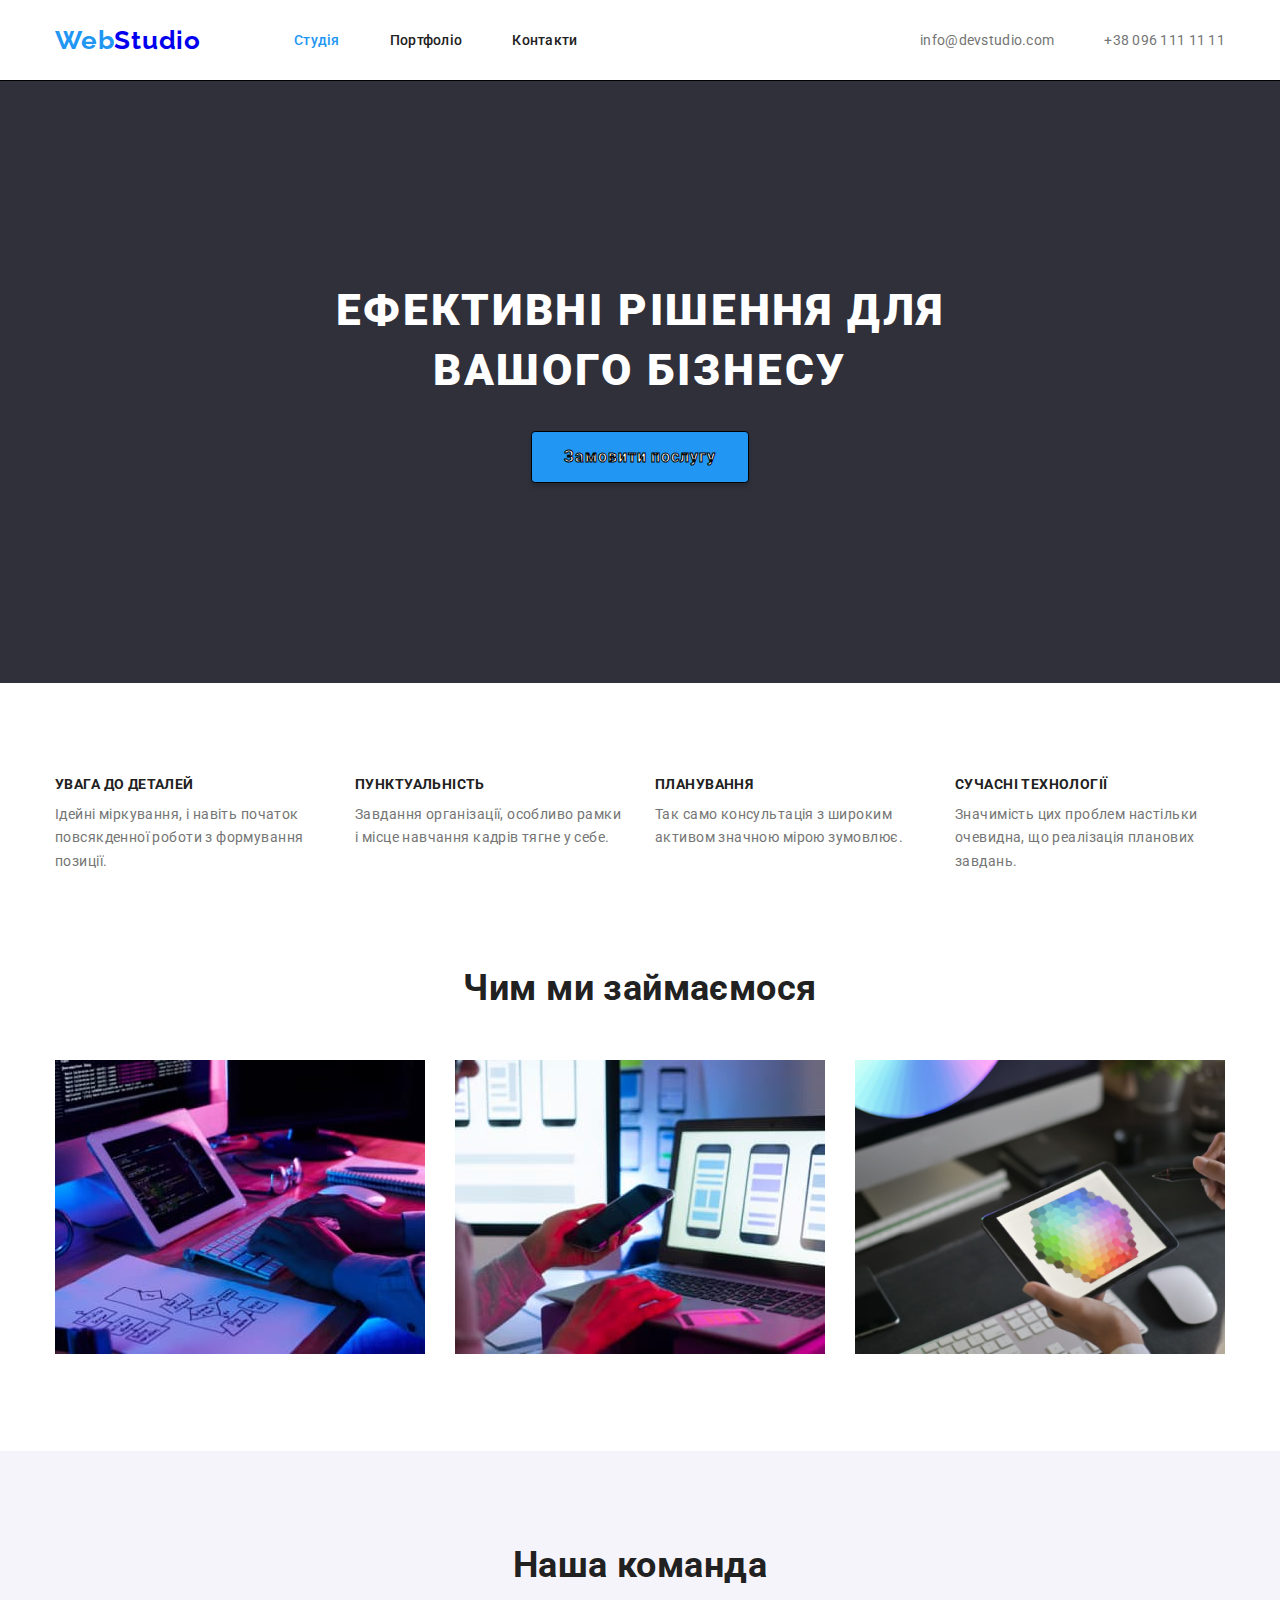
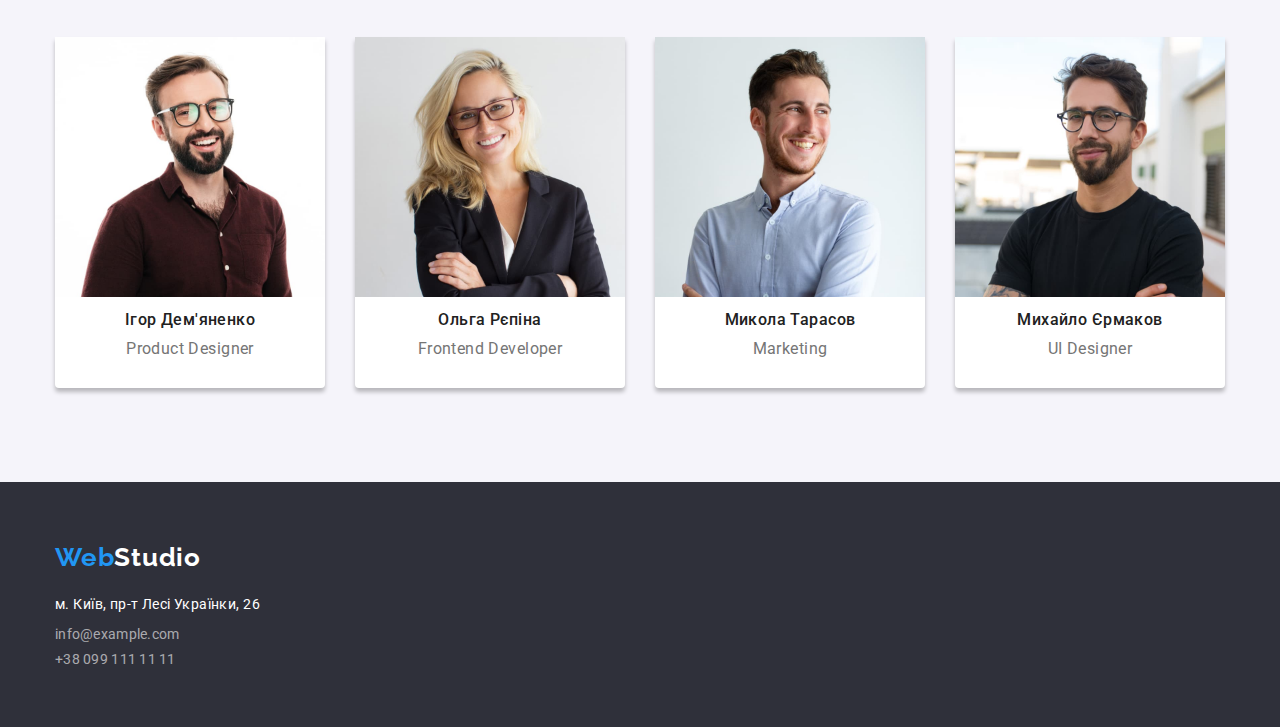
<file: index.html>
<!DOCTYPE html>
<html lang="uk">

<head>
  <meta charset="UTF-8">
  <meta http-equiv="X-UA-Compatible" content="IE=edge">
  <meta name="viewport" content="width=device-width, initial-scale=1.0">
  <title>WebStudio</title>

  <link rel="preconnect" href="https://fonts.googleapis.com">
  <link rel="preconnect" href="https://fonts.gstatic.com" crossorigin>
  <link href="https://fonts.googleapis.com/css2?family=Raleway:wght@700&family=Roboto:wght@400;500;700;900&display=swap"
    rel="stylesheet">
  <link rel="stylesheet" href="https://cdn.jsdelivr.net/npm/modern-normalize@1.1.0/modern-normalize.min.css">

  <link rel="stylesheet" href="./css/styles.css">

</head>

<body>
  <!--Хедер-->
  <header class="page-header">
    <!--Панель навигации в хедере-->
    <div class="container page-header-flex""> 
    <nav class="page-nav">
      <a href="./index.html" class="logo-header"> <span class="logo-accent">Web</span>Studio </a>

      <ul class="nav-menu">
        <li> <a class="nav-link current" href="./index.html">Студія</a> </li>
        <li> <a class="nav-link" href="./portfolio.html">Портфоліо</a> </li>
        <li> <a class="nav-link" href="">Контакти</a> </li>

      </ul>
    </nav>

    <ul class="contacts-menu">
      <li class="mail"><a class="contacts-link" href="mailto:info@devstudio.com">info@devstudio.com</a></li>
      <li><a class="contacts-link" href="tel:+380961111111">+38 096 111 11 11</a></li>
    </ul>
    
    </div>

  </header>

  <!--Основной контент-->

  <main>
    
      <!--Герой-->

      <section class="section hero">
      <div class="container">
        <h1 class="hero-title">Ефективні рішення для вашого бізнесу</h1>
        <button type="button" class="main-button"> Замовити послугу </button>
      </section>
      </div>
   

    <!--Секция с особеностями-->

    <section class="section">
      
      
      <h2 class="visually-hidden">Особливості</h2>
      <div class="container">
      <ul class="pecularities-list">
        <li class="pecularities-card">
          <h3 class="peculiarities-title">УВАГА ДО ДЕТАЛЕЙ</h3>
          <p class="peculiarities-text">Ідейні міркування, і навіть початок повсякденної роботи з формування позиції.</p>
        </li>

        <li class="pecularities-card">
          <h3 class="peculiarities-title">ПУНКТУАЛЬНІСТЬ</h3>
          <p class="peculiarities-text">Завдання організації, особливо рамки і місце навчання кадрів тягне у себе.</p>
        </li>

        <li class="pecularities-card">
          <h3 class="peculiarities-title">ПЛАНУВАННЯ</h3>
          <p class="peculiarities-text">Так само консультація з широким активом значною мірою зумовлює.</p>
        </li>

        <li class="pecularities-card">
          <h3 class="peculiarities-title">СУЧАСНІ ТЕХНОЛОГІЇ</h3>
          <p class="peculiarities-text">Значимість цих проблем настільки очевидна, що реалізація планових завдань.</p>
        </li>
      </ul>
      </div>
    </section>

    <!--Секция "Чем мы занимаемся"-->

    <section class="section our-services">
      <div class="container">
      <h2 class="section-title">Чим ми займаємося</h2>

      <ul class="type-cards">
        <li>
          
            <img 
              src="./images/img1.jpg" 
              alt="Людина набирає код" 
              width="370"
              height="294">
          
        </li>

        <li>
          
            <img 
              src="./images/img2.jpg" 
              alt="Людина розробляє мобільний інтерфейс" 
              width="370"
              height="294">
          
        </li>

        <li>
          
            <img 
              src="./images/img3.png" 
              alt="Дизайнер працює з палітрою кольорів" 
              width="370"
              height="294">
          
        </li>
      </ul>
      </div>
    </section>

    <!--Секция "Наша команда"-->

    <section class="section team"> 
      <div class="container">
      <h2 class="section-title">Наша команда</h2>
      <ul class="team-list">
        <li class="team-card">
          <!--Карточка члена команды-->
        

            <img 
              src="./images/igor.jpg" 
              alt="Ігор Дем'яненко" 
              width="270"
              height="260">
            <h3 class="member-name">Ігор Дем'яненко</h3>
            <p class="job-title">Product Designer</p>
          
        </li>

        <li class="team-card">
          <!--Карточка члена команды-->
         
            <img 
              src="./images/olga.jpg" 
              alt="Ольга Рєпіна" 
              width="270"
              height="260">
            <h3 class="member-name">Ольга Рєпіна</h3>
            <p class="job-title">Frontend Developer</p>
          
        </li>

        <li class="team-card">
          <!--Карточка члена команды-->
          
            <img 
              src="./images/mikola.jpg" 
              alt="Микола Тарасов" 
              width="270"
              height="260">
            <h3 class="member-name">Микола Тарасов</h3>
            <p class="job-title">Marketing</p>
          
        </li>

        <li class="team-card">
          <!--Карточка члена команды-->
          
            <img 
              src="./images/mikhaylo.jpg" 
              alt="Михайло Єрмаков" 
              width="270"
              height="260">
            <h3 class="member-name">Михайло Єрмаков</h3>
            <p class="job-title">UI Designer</p>
          
        </li>
      </ul>
      </div>
    </section>

  </main>

  <!--Футер-->

  <footer>

    <div class="container">
    <a href="./index.html" class="logo-footer"> <span class="logo-accent">Web</span>Studio </a>

    <!--ОбЪединяю все контакты в один список, так как это однотипный контент-->
    <address>
    <ul>
      <li class="address-item">
        <a class="address-link" href="">м. Київ, пр-т Лесі Українки, 26</a>
      </li>

      <li class="address-item">
        <a class="contacts-link rgba" href="mailto:info@example.com">info@example.com</a>
      </li>

      <li class="address-item">
        <a class="contacts-link rgba" href="tel:+380991111111">+38 099 111 11 11</a>
      </li>
    </ul>
    </address>

    </div>

  </footer>




</body>

</html>
</file>
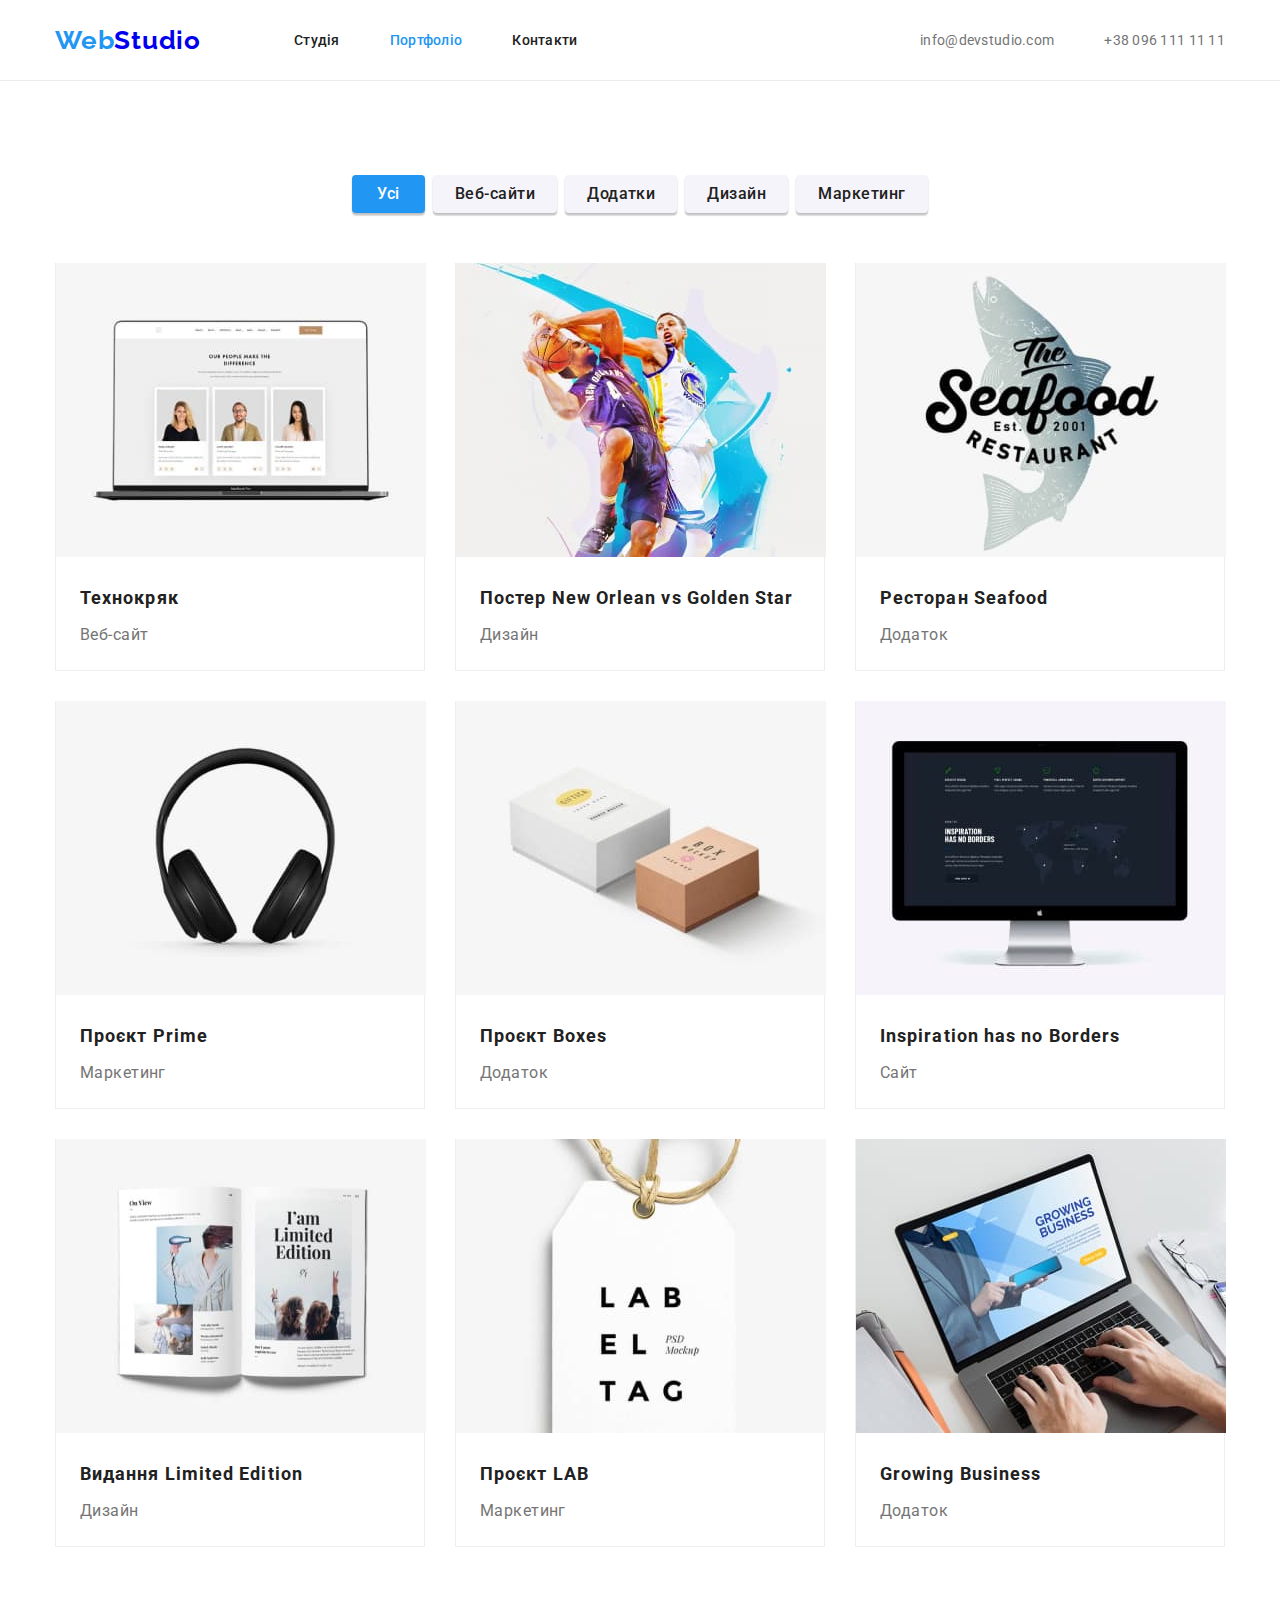
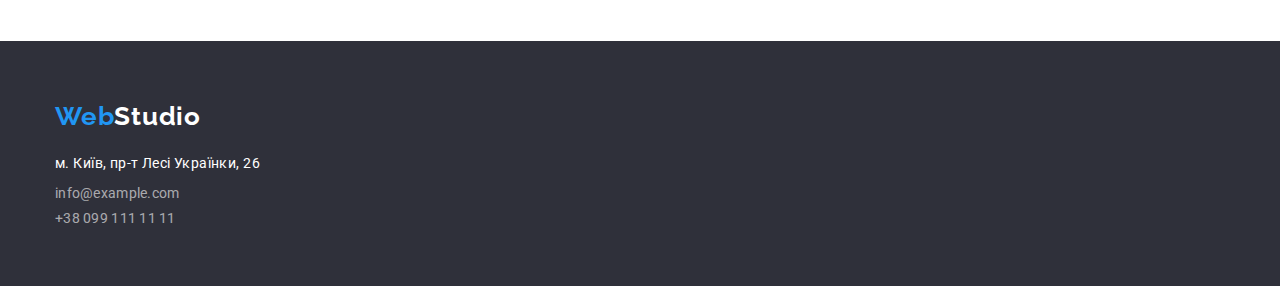
<file: portfolio.html>
<!DOCTYPE html>
<html lang="uk">

<head>
    <meta charset="UTF-8">
    <meta http-equiv="X-UA-Compatible" content="IE=edge">
    <meta name="viewport" content="width=device-width, initial-scale=1.0">
    <title>Portfolio</title>
    
    <link rel="preconnect" href="https://fonts.googleapis.com">
    <link rel="preconnect" href="https://fonts.gstatic.com" crossorigin>
    <link href="https://fonts.googleapis.com/css2?family=Raleway:wght@700&family=Roboto:wght@400;500;700;900&display=swap"
        rel="stylesheet">
    <link rel="stylesheet" href="https://cdn.jsdelivr.net/npm/modern-normalize@1.1.0/modern-normalize.min.css">
    
    <link rel="stylesheet" href="./css/styles.css">

</head>

<body>
    <!--Хедер-->
    <header class="page-header-portfolio">
        <!--Панель навигации в хедере-->
        <div class="container page-header-flex""> 
        <nav class=" page-nav">
            <a href="./index.html" class="logo-header"> <span class="logo-accent">Web</span>Studio </a>
    
            <ul class="nav-menu">
                <li> <a class="nav-link" href="./index.html">Студія</a> </li>
                <li> <a class="nav-link  current" href="./portfolio.html">Портфоліо</a> </li>
                <li> <a class="nav-link" href="">Контакти</a> </li>
    
            </ul>
            </nav>
    
            <ul class="contacts-menu">
                <li class="mail"><a class="contacts-link" href="mailto:info@devstudio.com">info@devstudio.com</a></li>
                <li><a class="contacts-link" href="tel:+380961111111">+38 096 111 11 11</a></li>
            </ul>
    
        </div>
    
    </header>


    <main> 

        <section class="section">
            <div class="container">
            <h1 class="visually-hidden">Портфоліо</h1>

            <!--Кнопки-фильтры-->

            <ul class="filter-buttons">
                <li>
                    <button class="button current" type="button">Усі</button>
                </li>

                <li>
                    <button type="button">Веб-сайти</button>
                </li>

                <li>
                    <button type="button">Додатки</button>
                </li>

                <li>
                    <button type="button">Дизайн</button>
                </li>

                <li>
                    <button type="button">Маркетинг </button>
                </li>    
            </ul>

            <!--Карточки-->
            <!--Карточки обёрнуты в ссылку, так как, по моему мнению, именно так задумал дизайнер-->

            <ul class="cards">
                 <li class="portfolio-card">
                    <a href="">
                        <img
                            src="./portfolio_images/img1.jpg"
                            alt="Веб-сайт ТехноКряк"
                            width="370"
                            height="294">

                        <h2 class="card-title">Технокряк</h2>
                        <p class="card-text">Веб-сайт</p>
                    </a>
                 </li>

                 <li class="portfolio-card">
                    <a href="">
                        <img 
                            src="./portfolio_images/img2.jpg" 
                            alt="Дизайн постеру New Orlean versus Golden Star" 
                            width="370" 
                            height="294">

                        <h2 class="card-title">Постер New Orlean vs Golden Star</h2>
                        <p class="card-text">Дизайн</p>
                    </a>
                 </li>
                 
                 <li class="portfolio-card">
                    <a href="">
                        <img 
                            src="./portfolio_images/img3.jpg" 
                            alt="Додаток для ресторану SeaFood" 
                            width="370" 
                            height="294">

                        <h2 class="card-title">Ресторан Seafood</h2>
                        <p class="card-text">Додаток</p>
                    </a>
                 </li>

                 <li class="portfolio-card">
                    <a href="">
                        <img 
                        src="./portfolio_images/img4.jpg" 
                        alt="Маркетинг-проєкт Prime" 
                        width="370" 
                        height="294">
                    
                        <h2 class="card-title">Проєкт Prime</h2>
                        <p class="card-text">Маркетинг</p>
                    </a>
                 </li>

                 <li class="portfolio-card">
                    <a href="">
                        <img 
                            src="./portfolio_images/img5.jpg" 
                            alt="Додаток Boxes" 
                            width="370" 
                            height="294">
                    
                        <h2 class="card-title">Проєкт Boxes</h2>
                        <p class="card-text">Додаток</p>
                    </a>
                 </li>

                 <li class="portfolio-card">
                    <a href="">
                        <img 
                            src="./portfolio_images/img6.jpg" 
                            alt="Сайт Inspiration has no Borders" 
                            width="370" 
                            height="294">
                    
                        <h2 class="card-title">Inspiration has no Borders</h2>
                        <p class="card-text">Сайт</p>
                    </a>
                 </li>

                 <li class="portfolio-card">
                    <a href="">
                        <img 
                            src="./portfolio_images/img7.jpg" 
                            alt="Дизайн-проєкт для видання Limited Edition" 
                            width="370" 
                            height="294">
                    
                        <h2 class="card-title">Видання Limited Edition</h2>
                        <p class="card-text">Дизайн</p>
                    </a>
                 </li>
                 
                 <li class="portfolio-card">
                    <a href="">
                        <img 
                            src="./portfolio_images/img8.jpg" 
                            alt="Маркетинг-проєкт LAB" 
                            width="370" 
                            height="294">
                    
                        <h2 class="card-title">Проєкт LAB</h2>
                        <p class="card-text">Маркетинг</p>
                    </a>
                 </li>

                 <li class="portfolio-card">
                    <a href="">
                        <img 
                            src="./portfolio_images/img9.jpg" 
                            alt="Додаток Growing Business" 
                            width="370" 
                            height="294">
                    
                        <h2 class="card-title">Growing Business</h2>
                        <p class="card-text">Додаток</p>
                    </a>
                 </li>
            </ul>
            </div>

        </section>



    </main>



    


<!--Футер-->

<footer>

    <div class="container">
        <a href="./index.html" class="logo-footer"> <span class="logo-accent">Web</span>Studio </a>

        <!--ОбЪединяю все контакты в один список, так как это однотипный контент-->
        <address>
            <ul>
                <li class="address-item">
                    <a class="address-link" href="">м. Київ, пр-т Лесі Українки, 26</a>
                </li>

                <li class="address-item">
                    <a class="contacts-link rgba" href="mailto:info@example.com">info@example.com</a>
                </li>

                <li class="address-item">
                    <a class="contacts-link rgba" href="tel:+380991111111">+38 099 111 11 11</a>
                </li>
            </ul>
        </address>

    </div>

</footer>




</body>

</html>
</file>
<file: css/styles.css>
:root {
    --accent-color: #2196F3;
    --mbutton-hover: #188CE8;
    --logo-color: #000000;
    --logo-footer: #FFFFFF;
    --primary-txt-color: #212121;
    --secondary-txt-color: #757575;
    --white-color: #FFFFFF;
    --grey-bg-color: #F5F4FA;
    --secondary-bg-color: #2F303A;
    --footer-rgba-color: rgba(255, 255, 255, 0.6);

} 

body {
    font-family: 'Roboto', sans-serif;
    font-size: 14px;
    letter-spacing: 0.03em;
    color: var(--primary-txt-color);
    background-color: var(--white-color);

}

h1,
h2,
h3,
h4,
p {
    margin-top: 0;
    margin-bottom: 0;
    
}

ul, ol {
    list-style: none;
    
    margin-left: 0;
    margin-right: 0;
    margin-top: 0;
    margin-bottom: 0;
  
    padding-left: 0;
    
}


a {
    text-decoration: none;
    font-style: normal;
}

a:visited {
    color: inherit;
}

button {
    border: 0;
}

.container {
    width: 1200px;
    margin-right: auto;
    margin-left: auto;
    padding-left: 15px;
    padding-right: 15px;


}

.section {
    padding-top: 94px;
    padding-bottom:94px;
}

.page-header {
    border-bottom: 1px solid #000000;
}


.page-header-flex {
    display: flex;
    align-items: center;
    height: 80px;
}

.page-nav {
    display: flex;
    align-items: center;
}

.nav-menu {
    display: flex;
    align-items: center;
    gap: 50px;
}

.contacts-menu {
    display: flex;
    align-items: center;

    margin-left: auto;
    
}

.mail {
    margin-right: 50px;
}




.logo {
    color: var(--logo-color);
}

.logo-header {
    margin-right: 93px;
    
}

.logo-accent {
    color: var(--accent-color);
}



.logo-footer {
    color:  var(--logo-footer);

    margin-bottom: 20px;
    display: inline-block;
}

.logo-footer:visited {
    color: var(--logo-footer)
}



.logo-header, .logo-accent, .logo-footer {
        font-family: 'Raleway', sans-serif;
        font-weight: 700;
        font-size: 26px;
        line-height: 1.19;
        letter-spacing: 0.03em;

        
}

.nav-link {
    font-weight: 500;
    line-height: 1.14;
    letter-spacing: 0.02em;

    color: var(--primary-txt-color);
    

}

.nav-link:hover,
.nav-link:focus,
.contacts-link:hover,
.contacts-link:focus {
    color: var(--accent-color);
}

.nav-link.current {
    color: var(--accent-color);
}

.contacts-link {
    letter-spacing: 0.02em;

    color: var(--secondary-txt-color);

    
}

.hero {
        background-color: var(--secondary-bg-color);

        padding-top: 200px;
        padding-bottom: 200px;
        
}



.hero-title {
        font-weight: 900;
        font-size: 44px;
        line-height: 1.36;
        text-align: center;
        letter-spacing: 0.06em;
        text-transform: uppercase;

        color: var(--white-color);

        width: 696px;

        margin-left: auto;
        margin-right: auto;
        margin-bottom: 30px;

       
       
       
      
      
}

.main-button {
        font-family: inherit;
        font-weight: 700;
        font-size: 16px;
        line-height: 1.87;
        letter-spacing: 0.06em;
        -webkit-text-stroke-width: 1px;
        -webkit-text-stroke-color: #000000;

        color: var(--white-color);
        background-color: var(--accent-color);

        border: 1px solid #000000;
        box-shadow: 0px 4px 4px rgba(0, 0, 0, 0.15);
        border-radius: 4px;

        display: block;

        margin-left: auto;
        margin-right: auto;  

        padding: 10px 32px;

        
}

.main-button:hover,
.main-button:focus {
    background-color: var(--mbutton-hover);
    
    cursor: pointer;
}

.visually-hidden {
    position: absolute;
    white-space: nowrap;
    width: 1px;
    height: 1px;
    overflow: hidden;
    border: 0;
    padding: 0;
    clip: rect(0 0 0 0);
    clip-path: inset(50%);
    margin: -1px;
}




.pecularities-list {
    display: flex;
    column-gap: 30px;

    margin-top: 0;
           
}

.pecularities-card {
    flex-basis: calc((100% - 90px) / 4);

    
}

.peculiarities-title {
        
        font-size: inherit;
        line-height: 1.14;
        text-transform: uppercase;

        color: var(--primary-txt-color);

        margin-bottom: 10px;
}




.peculiarities-text {
        line-height: 1.7;
        
        color: var(--secondary-txt-color);
}

/* Дав цій секції окремий клас, адже якщо слідувати за ТЗ домашньої роботи, то буде помилка */

.our-services {
    padding-top: 0px;
}

.section-title {
    font-size: 36px;
    line-height: 1.16;
    text-align: center;

    margin-bottom: 50px;
}

.type-cards {
    display: flex;
    column-gap: 30px;

}




.team {
    background-color: var(--grey-bg-color);
}

.team li {
    background-color: var(--white-color);
}

.team-list {
    display: flex;
    column-gap: 30px;

    
}

.team-card {
    flex-basis: calc((100% - 90px) / 4);
    border-radius: 0px 0px 4px 4px;
    box-shadow: 0px 4px 4px rgba(0, 0, 0, 0.25);
    
}

.member-name {
        font-weight: 500;
        font-size: 16px;
        line-height: 1.19;
        text-align: center;
        
        padding-top: 10px;
       
}

.job-title {
    font-size: 16px;
    line-height: 1.19;
    text-align: center;
    
    color: var(--secondary-txt-color);

    padding-top: 10px;
    padding-bottom: 30px;
}




footer {
    background-color: var(--secondary-bg-color);

    padding-top: 60px;
    padding-bottom: 60px;

    
}

address .address-link {
    font-style: normal;
    font-weight: 400;
     line-height: 1.71;
    
     color: var(--white-color);
     

}



address .address-item:not(:last-child) {
    margin-bottom: 9px;
}





address .contacts-link.rgba {
    color: var(--footer-rgba-color);
}

address .contacts-link.rgba:hover,
address .contacts-link.rgba:focus {
    color: var(--accent-color);
}


/* Оформление portfolio.html */

.page-header-portfolio {
    border-bottom: 1px solid #ECECEC;
}

.filter-buttons {
    display: flex;
    align-items: center;
   justify-content: center;
    
    column-gap: 8px;

    margin-bottom: 50px;
}



.filter-buttons button {
    font-family: inherit;
    font-weight: 500;
    font-size: 16px;
    line-height: 1.62;
    letter-spacing: 0.03em;

    color: var(--primary-txt-color);
    background-color: var(--grey-bg-color);

    box-shadow: 0px 3px 1px rgba(0, 0, 0, 0.1), 0px 1px 2px rgba(0, 0, 0, 0.08), 0px 2px 2px rgba(0, 0, 0, 0.12);
    border-radius: 4px;

    padding: 6px 22px;
    
    
}

.button.current {
    color: var(--white-color);
    background-color: var(--accent-color);

    padding: 6px 25px;
}

.filter-buttons button:hover,
.filter-buttons button:focus {
    color: var(--white-color);
    background-color: var(--accent-color);
    
    cursor: pointer;
}

.cards {
    display: flex;
    flex-wrap: wrap;
    gap: 30px;
    
    
    
}

.portfolio-card {
    background: var(--white-color);
    border-bottom: 1px solid #EEEEEE;
    border-left: 1px solid #EEEEEE;
    border-right: 1px solid #EEEEEE;

    width: 370px;

    

    
}

.card-title {
        font-size: 18px;
        line-height: 2;
        letter-spacing: 0.06em;
        
        
        color: var(--primary-txt-color);

        margin-bottom: 4px;
        padding-left: 24px;
        padding-top: 20px;
        

        
}

.card-text {
       
        font-size: 16px;
        line-height: 1.87;
        
        color: var(--secondary-txt-color);

        padding-bottom: 20px;
        padding-left: 24px;
}
</file>
